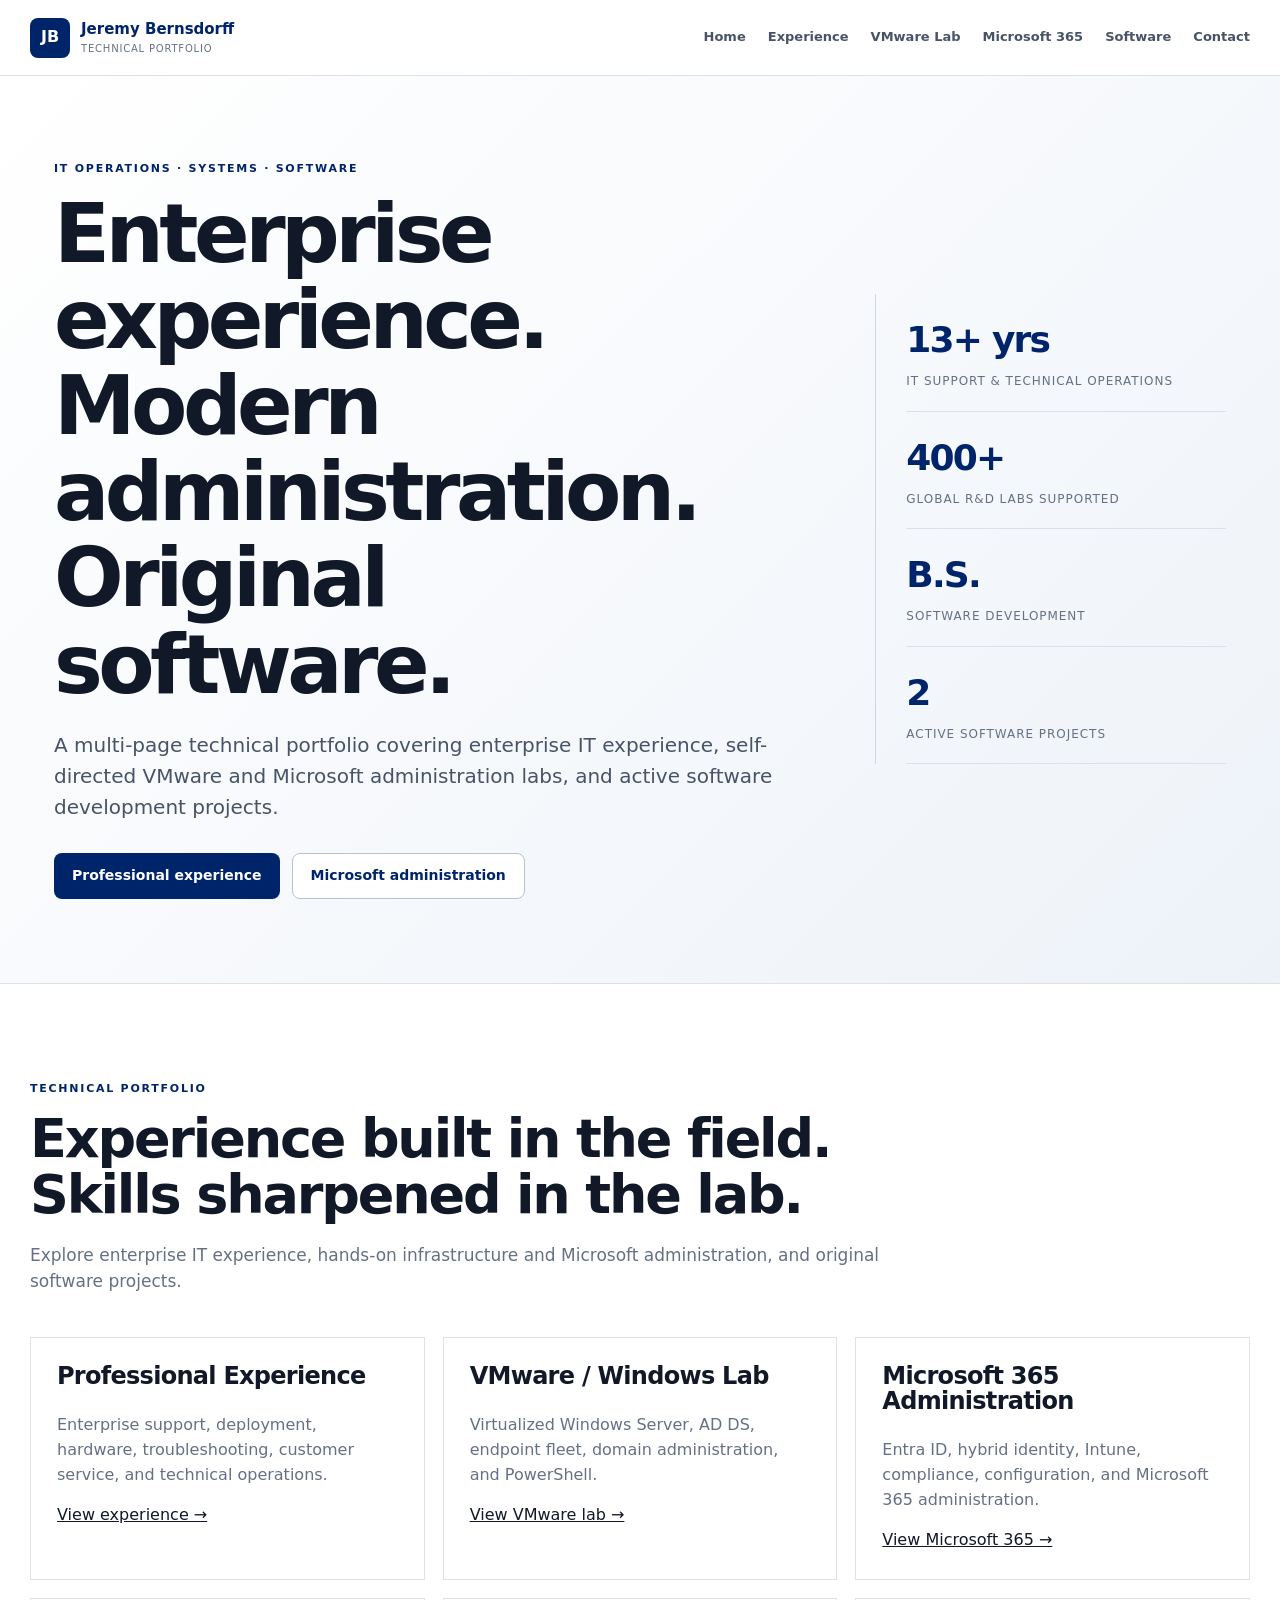
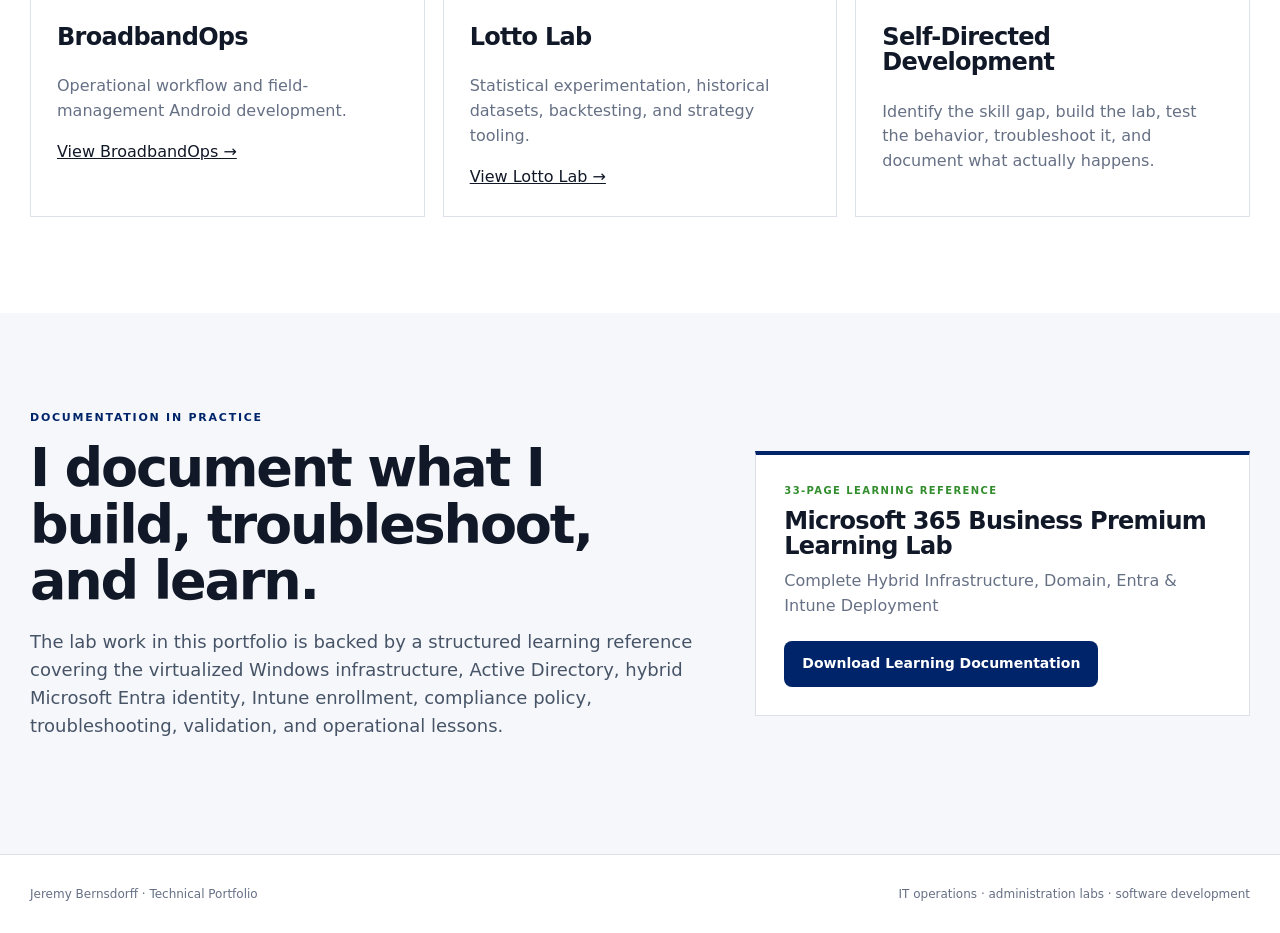
<file: index.html>
<!doctype html>
<html lang="en">
<head>
<meta charset="utf-8">
<meta name="viewport" content="width=device-width, initial-scale=1">
<title>Jeremy Bernsdorff | Technical Portfolio</title>
<link rel="stylesheet" href="assets/css/site.css">
</head>
<body>

<header class="site-header">
  <a class="brand" href="index.html">
    <span class="brand-mark">JB</span>
    <span class="brand-copy"><strong>Jeremy Bernsdorff</strong><small>Technical Portfolio</small></span>
  </a>
  <button class="menu-btn" aria-expanded="false">Menu</button>
  <nav class="site-nav">
    <a href="index.html">Home</a>
    <a href="experience.html">Experience</a>
    <a href="vmware.html">VMware Lab</a>
    <a href="microsoft365.html">Microsoft 365</a>
    <a href="software.html">Software</a>
    <a href="contact.html">Contact</a>
  </nav>
</header>

<main>

<section class="hero">
  <div class="hero-inner">
    <div>
      <p class="eyebrow">IT OPERATIONS · SYSTEMS · SOFTWARE</p>
      <h1>Enterprise experience. Modern administration. Original software.</h1>
      <p class="lede">
        A multi-page technical portfolio covering enterprise IT experience, self-directed VMware and Microsoft administration labs,
        and active software development projects.
      </p>
      <div class="button-row">
        <a class="button primary" href="experience.html">Professional experience</a>
        <a class="button secondary" href="microsoft365.html">Microsoft administration</a>
      </div>
    </div>
    <aside class="hero-proof">
      <div><strong>13+ yrs</strong><span>IT support & technical operations</span></div>
      <div><strong>400+</strong><span>Global R&D labs supported</span></div>
      <div><strong>B.S.</strong><span>Software Development</span></div>
      <div><strong>2</strong><span>Active software projects</span></div>
    </aside>
  </div>
</section>

<section class="section">
  <div class="section-heading">
    <p class="eyebrow">TECHNICAL PORTFOLIO</p>
    <h2>Experience built in the field. Skills sharpened in the lab.</h2>
    <p>Explore enterprise IT experience, hands-on infrastructure and Microsoft administration, and original software projects.</p>
  </div>
  <div class="card-grid">
    <article class="card"><h3>Professional Experience</h3><p>Enterprise support, deployment, hardware, troubleshooting, customer service, and technical operations.</p><a href="experience.html">View experience →</a></article>
    <article class="card"><h3>VMware / Windows Lab</h3><p>Virtualized Windows Server, AD DS, endpoint fleet, domain administration, and PowerShell.</p><a href="vmware.html">View VMware lab →</a></article>
    <article class="card"><h3>Microsoft 365 Administration</h3><p>Entra ID, hybrid identity, Intune, compliance, configuration, and Microsoft 365 administration.</p><a href="microsoft365.html">View Microsoft 365 →</a></article>
    <article class="card"><h3>BroadbandOps</h3><p>Operational workflow and field-management Android development.</p><a href="software.html#broadbandops">View BroadbandOps →</a></article>
    <article class="card"><h3>Lotto Lab</h3><p>Statistical experimentation, historical datasets, backtesting, and strategy tooling.</p><a href="software.html#lottolab">View Lotto Lab →</a></article>
    <article class="card"><h3>Self-Directed Development</h3><p>Identify the skill gap, build the lab, test the behavior, troubleshoot it, and document what actually happens.</p></article>
  </div>
</section>


<section class="section alt documentation-proof">
  <div class="documentation-layout">
    <div>
      <p class="eyebrow">DOCUMENTATION IN PRACTICE</p>
      <h2>I document what I build, troubleshoot, and learn.</h2>
      <p class="documentation-lede">
        The lab work in this portfolio is backed by a structured learning reference covering the
        virtualized Windows infrastructure, Active Directory, hybrid Microsoft Entra identity,
        Intune enrollment, compliance policy, troubleshooting, validation, and operational lessons.
      </p>
    </div>
    <aside class="documentation-download">
      <span class="doc-kicker">33-PAGE LEARNING REFERENCE</span>
      <h3>Microsoft 365 Business Premium Learning Lab</h3>
      <p>Complete Hybrid Infrastructure, Domain, Entra &amp; Intune Deployment</p>
      <a class="button primary" href="assets/docs/M365BP_Hybrid_Infrastructure_Entra_Intune_Learning_Lab_Jeremy_Bernsdorff_PUBLIC.pdf" download>
        Download Learning Documentation
      </a>
    </aside>
  </div>
</section>

</main>

<footer class="footer">
  <span>Jeremy Bernsdorff · Technical Portfolio</span>
  <span>IT operations · administration labs · software development</span>
</footer>
<script src="assets/js/site.js"></script>

</body>
</html>
</file>
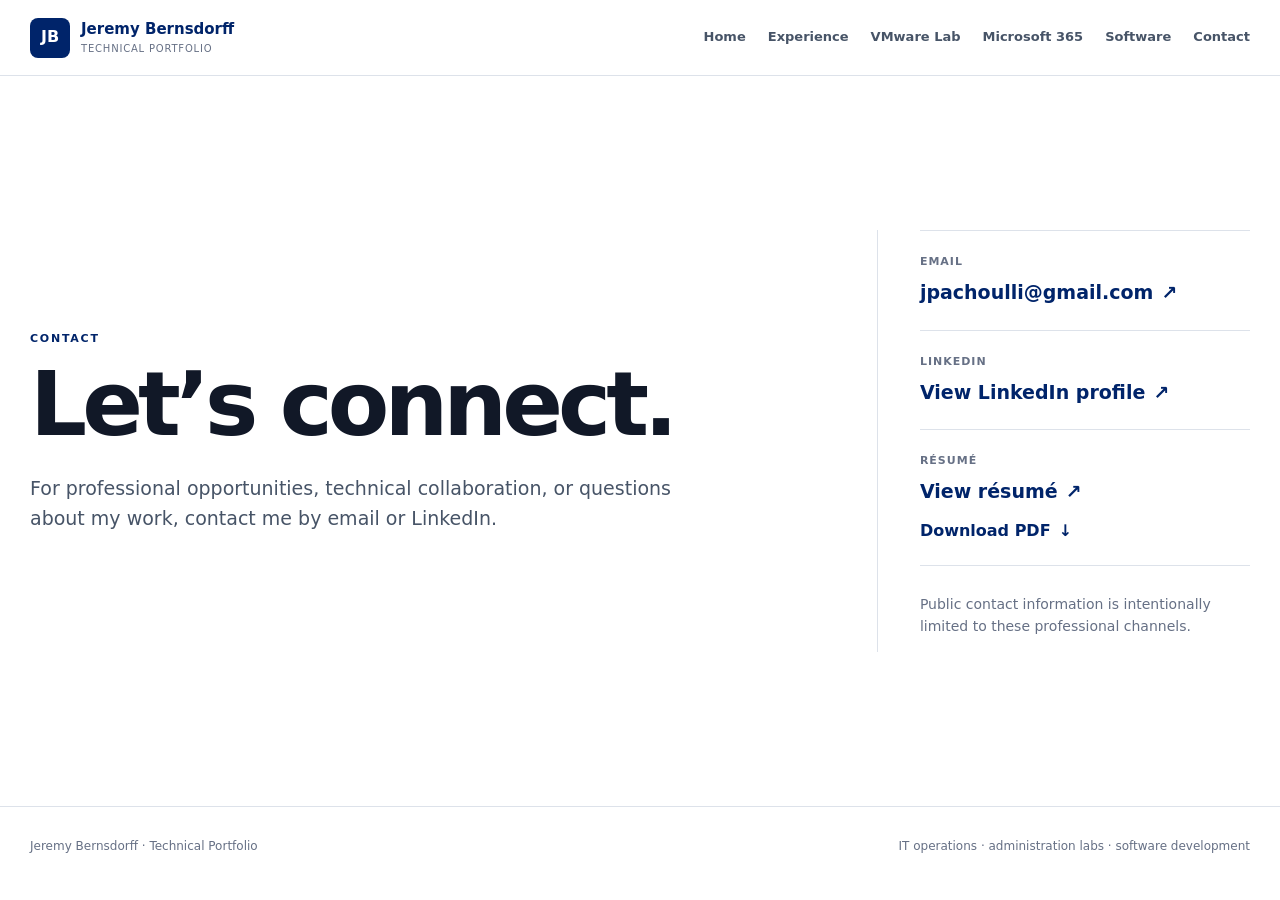
<file: contact.html>
<!doctype html>
<html lang="en">
<head>
<meta charset="utf-8">
<meta name="viewport" content="width=device-width, initial-scale=1">
<title>Contact | Jeremy Bernsdorff</title>
<meta name="description" content="Contact Jeremy Bernsdorff by email or LinkedIn regarding professional opportunities, technical collaboration, or portfolio work.">
<link rel="stylesheet" href="assets/css/site.css">

<style>
.contact-hero{
  min-height:calc(100vh - 170px);
  display:flex;
  align-items:center;
}
.contact-layout{
  display:grid;
  grid-template-columns:minmax(0,1.35fr) minmax(320px,.65fr);
  gap:72px;
  align-items:center;
  width:100%;
}
.contact-copy{
  max-width:760px;
}
.contact-copy h1{
  font-size:clamp(52px,7vw,92px);
  line-height:.98;
  letter-spacing:-.055em;
  margin:12px 0 24px;
}
.contact-copy .intro{
  max-width:680px;
  font-size:19px;
  line-height:1.6;
  color:#475467;
}
.contact-panel{
  border-left:1px solid var(--line);
  padding-left:42px;
}
.contact-method{
  padding:22px 0;
  border-bottom:1px solid var(--line);
}
.contact-method:first-child{
  border-top:1px solid var(--line);
}
.contact-label{
  display:block;
  margin-bottom:8px;
  color:var(--muted);
  font-size:11px;
  font-weight:800;
  letter-spacing:.09em;
  text-transform:uppercase;
}
.contact-link{
  display:inline-flex;
  align-items:center;
  gap:8px;
  color:var(--blue);
  font-size:19px;
  font-weight:750;
  text-decoration:none;
}
.contact-link:hover{
  text-decoration:underline;
}
.contact-note{
  margin-top:28px;
  font-size:14px;
  line-height:1.55;
  color:var(--muted);
}
@media(max-width:850px){
  .contact-hero{
    min-height:auto;
  }
  .contact-layout{
    grid-template-columns:1fr;
    gap:42px;
  }
  .contact-panel{
    border-left:0;
    border-top:1px solid var(--line);
    padding-left:0;
    padding-top:12px;
  }
}

.resume-actions{
  display:flex;
  flex-wrap:wrap;
  gap:12px 24px;
}
.resume-download{
  font-size:16px;
  font-weight:700;
}

</style>
</head>

<body>

<header class="site-header">
  <a class="brand" href="index.html">
    <span class="brand-mark">JB</span>
    <span class="brand-copy"><strong>Jeremy Bernsdorff</strong><small>Technical Portfolio</small></span>
  </a>
  <button class="menu-btn" aria-expanded="false">Menu</button>
  <nav class="site-nav">
    <a href="index.html">Home</a>
    <a href="experience.html">Experience</a>
    <a href="vmware.html">VMware Lab</a>
    <a href="microsoft365.html">Microsoft 365</a>
    <a href="software.html">Software</a>
    <a href="contact.html" aria-current="page">Contact</a>
  </nav>
</header>

<main>
  <section class="section contact-hero">
    <div class="contact-layout">
      <div class="contact-copy">
        <p class="eyebrow">CONTACT</p>
        <h1>Let’s connect.</h1>
        <p class="intro">
          For professional opportunities, technical collaboration, or questions about my work,
          contact me by email or LinkedIn.
        </p>
      </div>

      <aside class="contact-panel" aria-label="Contact information">
        <div class="contact-method">
          <span class="contact-label">Email</span>
          <a class="contact-link" href="mailto:jpachoulli@gmail.com">jpachoulli@gmail.com <span aria-hidden="true">↗</span></a>
        </div>

        <div class="contact-method">
          <span class="contact-label">LinkedIn</span>
          <a class="contact-link"
             href="https://www.linkedin.com/in/jeremy-bernsdorff-2269472b1/"
             target="_blank"
             rel="noopener noreferrer">
            View LinkedIn profile <span aria-hidden="true">↗</span>
          </a>
        </div>


        <div class="contact-method">
          <span class="contact-label">Résumé</span>
          <div class="resume-actions">
            <a class="contact-link"
               href="assets/docs/Jeremy_Bernsdorff_IT_Operations_Resume.pdf"
               target="_blank"
               rel="noopener noreferrer">
              View résumé <span aria-hidden="true">↗</span>
            </a>
            <a class="contact-link resume-download"
               download="Jeremy_Bernsdorff_IT_Operations_Resume.pdf">
              Download PDF <span aria-hidden="true">↓</span>
            </a>
          </div>
        </div>
        <p class="contact-note">
          Public contact information is intentionally limited to these professional channels.
        </p>
      </aside>
    </div>
  </section>
</main>

<footer class="footer">
  <span>Jeremy Bernsdorff · Technical Portfolio</span>
  <span>IT operations · administration labs · software development</span>
</footer>

<script src="assets/js/site.js"></script>
</body>
</html>
</file>
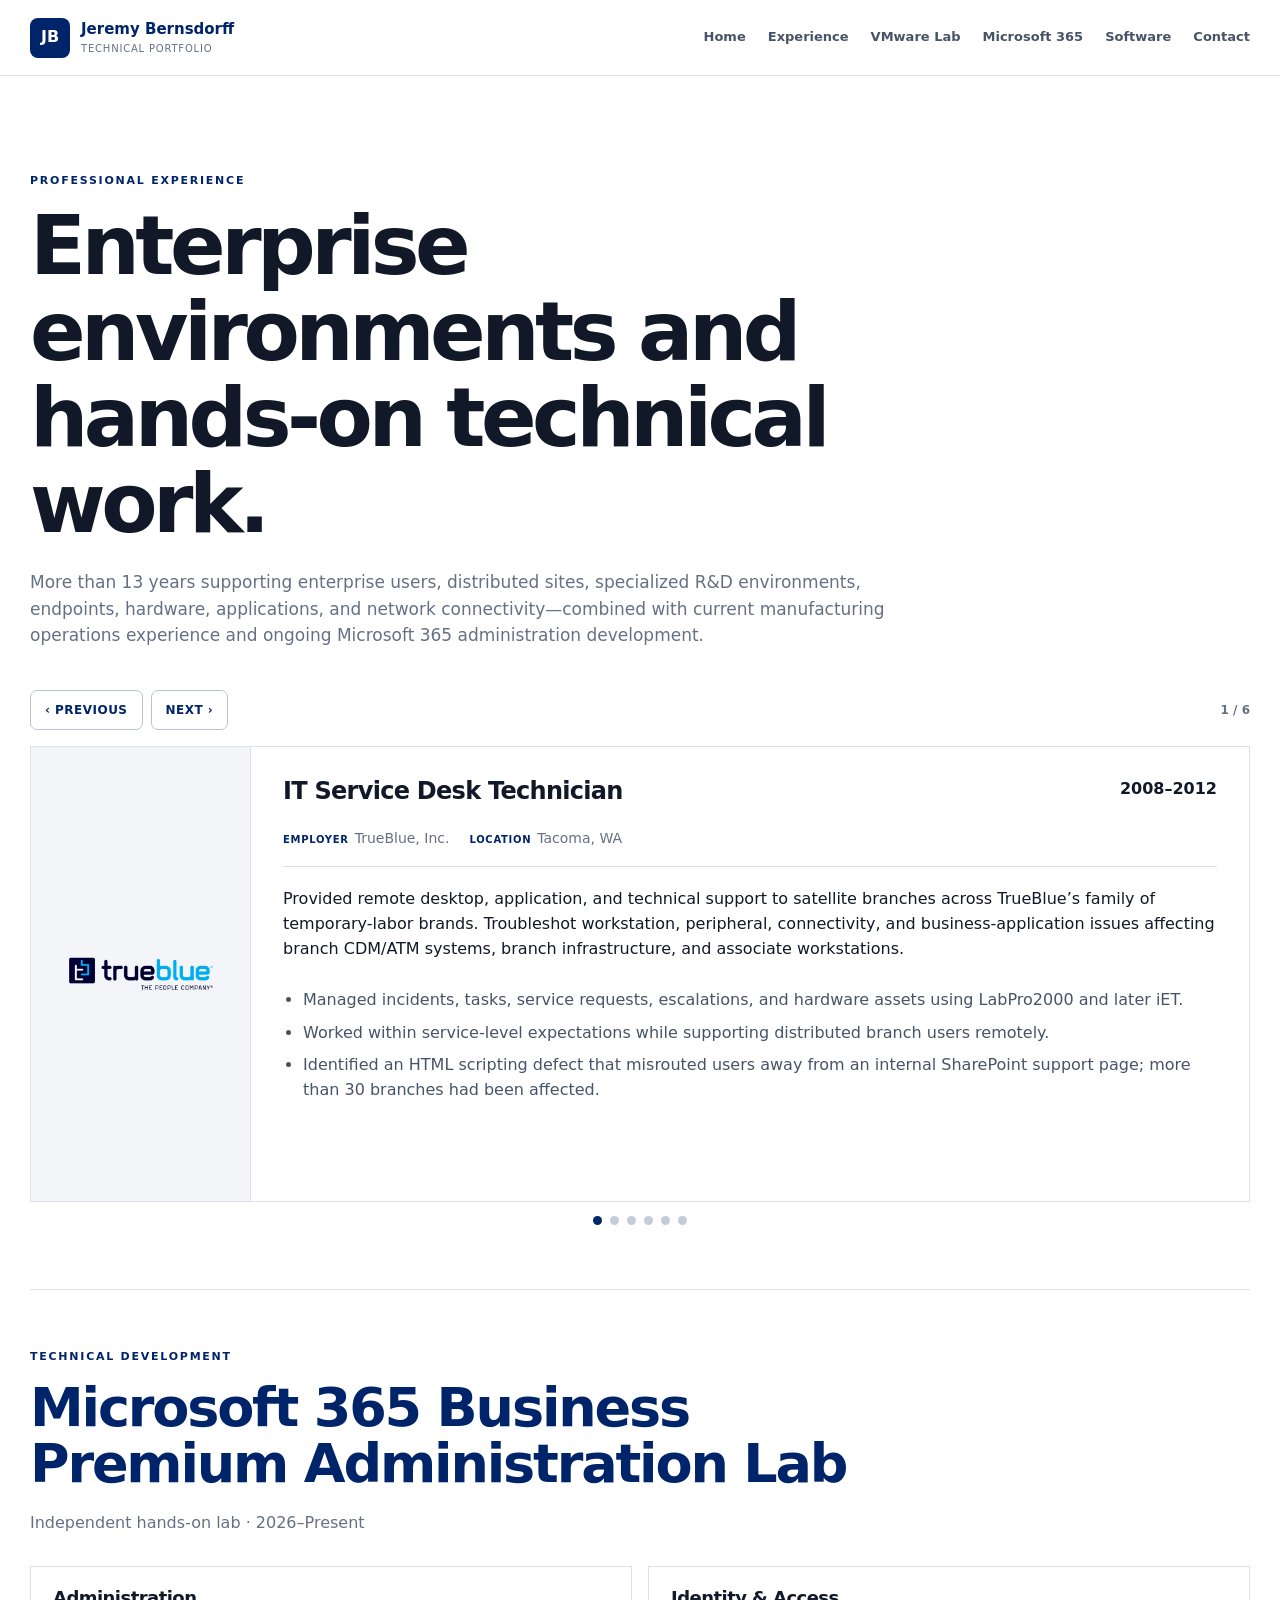
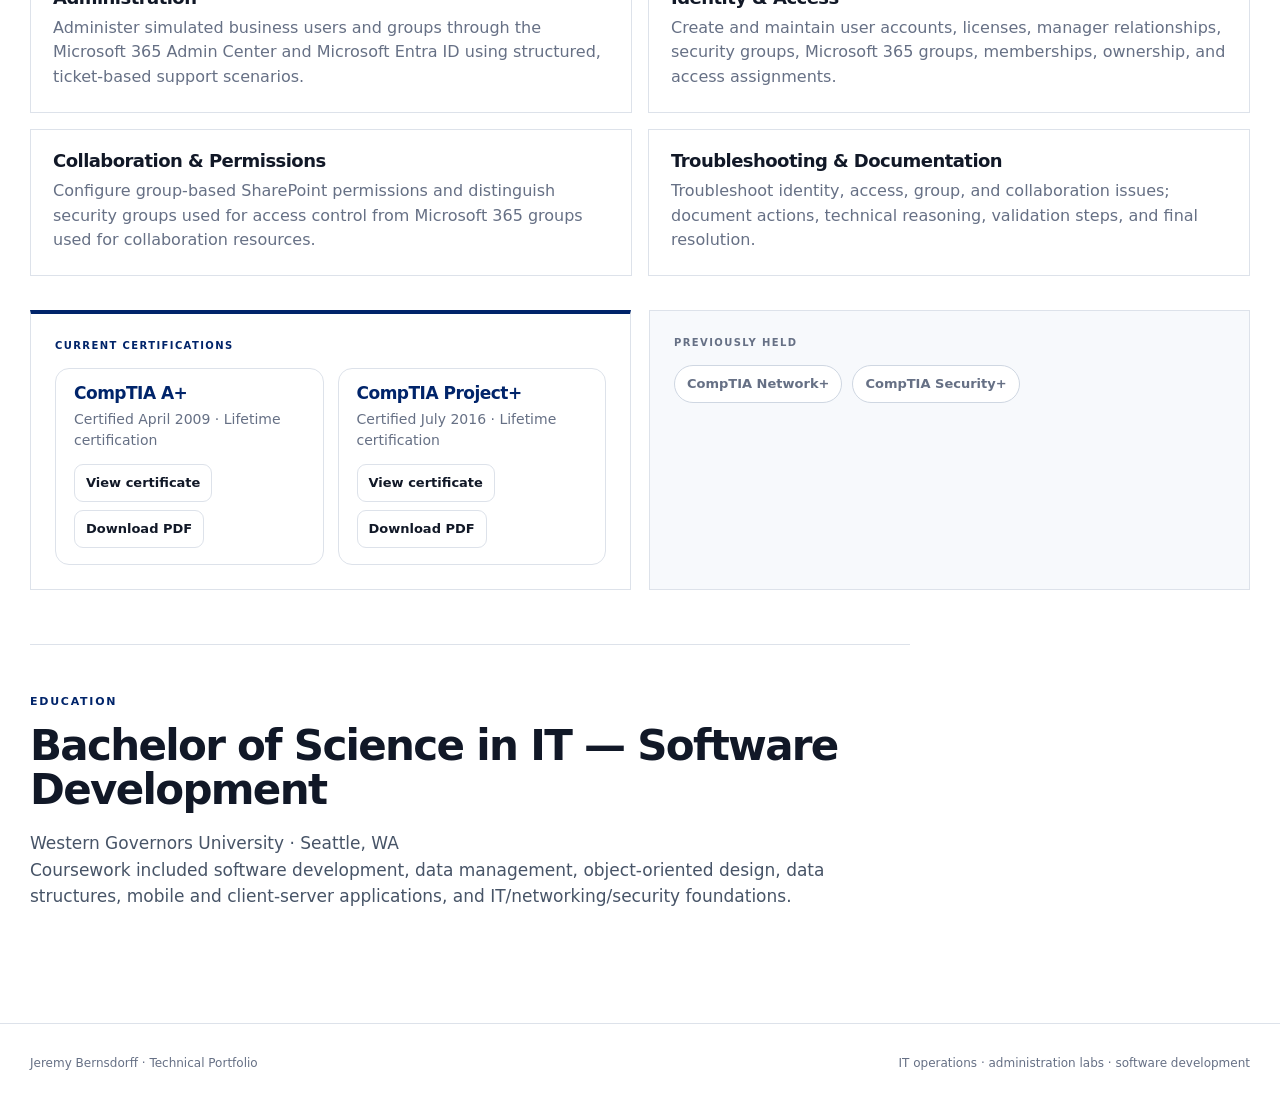
<file: experience.html>
<!doctype html>
<html lang="en">
<head>
<meta charset="utf-8">
<meta name="viewport" content="width=device-width, initial-scale=1">
<title>Professional Experience | Jeremy Bernsdorff</title>
<link rel="stylesheet" href="assets/css/site.css">
<link rel="stylesheet" href="assets/css/employment-logos.css">

<style>
.experience-points{
  margin:20px 0 0;
  padding-left:20px;
  color:#475467;
}
.experience-points li{margin:8px 0}
.technical-development{
  margin-top:64px;
  padding-top:58px;
  border-top:1px solid var(--line);
}
.technical-development-head{max-width:860px;margin-bottom:30px}
.technical-development-head>p:last-child{color:var(--muted)}
.technical-development-head h2 a {color: var(--blue); text-decoration: none;}
.technical-development-grid{
  display:grid;
  grid-template-columns:repeat(2,1fr);
  gap:16px;
}
.technical-development-grid>div{
  border:1px solid var(--line);
  padding:22px;
  background:#fff;
}
.technical-development-grid h3{font-size:18px;margin-bottom:8px}
.technical-development-grid p{margin:0;color:var(--muted)}
.experience-education{
  margin-top:54px;
  padding-top:48px;
  border-top:1px solid var(--line);
  max-width:880px;
}
.experience-education h2{font-size:clamp(28px,3.3vw,42px)}
.experience-education p:last-child{font-size:17px;color:#475467}
@media(max-width:760px){
  .technical-development-grid{grid-template-columns:1fr}
}




/* Consistent experience-card structure */
.experience-carousel{
  align-items:stretch;
}
.experience-card{
  align-self:stretch;
}
.exp-copy{
  display:flex;
  flex-direction:column;
}
.exp-head{
  align-items:flex-start;
}
.exp-head > div:first-child{
  min-width:0;
}
.exp-head > strong{
  min-width:92px;
  text-align:right;
  white-space:nowrap;
  line-height:1.3;
}

.employment-meta{
  display:flex;
  flex-wrap:wrap;
  gap:8px 20px;
  margin-top:9px;
  color:var(--muted);
  font-size:14px;
  line-height:1.45;
}
.employment-meta > span{
  display:flex;
  gap:6px;
  align-items:baseline;
}
.meta-label{
  color:var(--blue);
  font-size:10px;
  font-weight:850;
  letter-spacing:.07em;
  text-transform:uppercase;
}

.exp-copy > p{
  margin-top:20px;
  margin-bottom:0;
}
.experience-points{
  margin-top:18px;
}
.experience-points strong,
.exp-copy > p strong{
  font-weight:inherit;
}

@media(max-width:720px){
  .exp-head{
    display:grid;
    grid-template-columns:1fr;
    gap:10px;
  }
  .exp-head > strong{
    min-width:0;
    text-align:left;
  }
  .employment-meta{
    display:grid;
    gap:5px;
  }
}

/* Circular experience carousel controls remain active at both ends. */
[data-experience-carousel] .carousel-btn:disabled{
  opacity:1;
  cursor:pointer;
}


/* Professional experience carousel:
   separate viewport from slider track so neighboring jobs stay clipped while
   the track can glide smoothly between full-width slides. */
.experience-carousel-viewport{
  width:100%;
  overflow:hidden;
  transition:height .28s ease;
}

.experience-carousel{
  display:flex !important;
  align-items:stretch !important;
  gap:0 !important;
  width:100% !important;
  padding:0 !important;
  overflow:visible !important;
  scroll-snap-type:none !important;
  scroll-behavior:auto !important;
  transform:translate3d(0,0,0);
  transition:transform .46s cubic-bezier(.22,.61,.36,1);
  will-change:transform;
}

.experience-card{
  flex:0 0 100% !important;
  width:100% !important;
  min-width:100% !important;
  max-width:100% !important;
  margin:0 !important;
  box-sizing:border-box;
}

/* Disable animation briefly while dimensions are recalculated. */
.experience-carousel.is-measuring{
  transition:none !important;
}

/* Certification evidence links */
.cert-item{
  display:flex;
  flex-direction:column;
  align-items:flex-start;
  gap:8px;
}
.cert-evidence-links{
  display:flex;
  flex-wrap:wrap;
  gap:8px 12px;
  font-size:13px;
}
.cert-evidence-links a{
  color:var(--blue);
  font-weight:750;
  text-decoration:none;
}
.cert-evidence-links a:hover,
.cert-evidence-links a:focus-visible{
  text-decoration:underline;
}
.cert-note{
  color:var(--muted);
  font-size:12px;
  line-height:1.35;
}


/* Certification credentials */
.cert-list.current-cert-list{
  display:grid;
  grid-template-columns:repeat(2,minmax(0,1fr));
  gap:14px;
  margin-top:14px;
}

.cert-credential{
  border:1px solid var(--line);
  border-radius:14px;
  padding:16px 18px;
  background:#fff;
}

.cert-credential h3{
  margin:0;
  font-size:17px;
  color:var(--blue);
}

.cert-credential p{
  margin:6px 0 12px;
  color:var(--muted);
  font-size:14px;
}

.cert-actions{
  display:flex;
  flex-wrap:wrap;
  gap:8px;
}

.cert-actions a{
  display:inline-flex;
  align-items:center;
  justify-content:center;
  padding:8px 11px;
  border:1px solid var(--line);
  border-radius:9px;
  text-decoration:none;
  font-size:13px;
  font-weight:700;
}

.cert-actions a:hover{
  border-color:var(--blue);
}

@media(max-width:760px){
  .cert-list.current-cert-list{
    grid-template-columns:1fr;
  }
}

</style>

</head>
<body>

<header class="site-header">
  <a class="brand" href="index.html">
    <span class="brand-mark">JB</span>
    <span class="brand-copy"><strong>Jeremy Bernsdorff</strong><small>Technical Portfolio</small></span>
  </a>
  <button class="menu-btn" aria-expanded="false">Menu</button>
  <nav class="site-nav">
    <a href="index.html">Home</a>
    <a href="experience.html">Experience</a>
    <a href="vmware.html">VMware Lab</a>
    <a href="microsoft365.html">Microsoft 365</a>
    <a href="software.html">Software</a>
    <a href="contact.html">Contact</a>
  </nav>
</header>

<main>

<section class="section">
  <div class="section-heading">
    <p class="eyebrow">PROFESSIONAL EXPERIENCE</p>
    <h1>Enterprise environments and hands-on technical work.</h1>
    <p>
      More than 13 years supporting enterprise users, distributed sites, specialized R&amp;D environments,
      endpoints, hardware, applications, and network connectivity—combined with current manufacturing
      operations experience and ongoing Microsoft 365 administration development.
    </p>
  </div>

  <div class="carousel-shell" data-experience-carousel tabindex="0" aria-label="Professional experience carousel">
    <div class="carousel-controls">
      <div class="carousel-buttons">
        <button class="carousel-btn" type="button" data-experience-prev>‹ Previous</button>
        <button class="carousel-btn" type="button" data-experience-next>Next ›</button>
      </div>
      <span class="carousel-status" data-experience-status></span>
    </div>

    <div class="experience-carousel-viewport" data-experience-viewport>
      <div class="experience-carousel" data-experience-track>

      <article class="experience-card">
        <div class="logo-box logo-box-sprite">
          <span class="company-logo logo-trueblue" role="img" aria-label="TrueBlue logo" data-company="TrueBlue"></span>
        </div>
        <div class="exp-copy">
          <div class="exp-head">
            <div>
              <h3>IT Service Desk Technician</h3>
              <div class="employment-meta">
                <span><span class="meta-label">Employer</span>TrueBlue, Inc.</span>
                <span><span class="meta-label">Location</span>Tacoma, WA</span>
              </div>
            </div>
            <strong>2008–2012</strong>
          </div>
          <p>
            Provided remote desktop, application, and technical support to satellite branches across
            TrueBlue’s family of temporary-labor brands. Troubleshot workstation, peripheral, connectivity,
            and business-application issues affecting branch CDM/ATM systems, branch infrastructure, and
            associate workstations.
          </p>
          <ul class="experience-points">
            <li>Managed incidents, tasks, service requests, escalations, and hardware assets using LabPro2000 and later iET.</li>
            <li>Worked within service-level expectations while supporting distributed branch users remotely.</li>
            <li>Identified an HTML scripting defect that misrouted users away from an internal SharePoint support page; more than 30 branches had been affected.</li>
          </ul>
        </div>
      </article>

      <article class="experience-card">
        <div class="logo-box logo-box-sprite">
          <div class="logo-stack" aria-label="DISYS contract assignment supporting Boeing">
            <span class="company-logo logo-disys" role="img" aria-label="DISYS logo" data-company="DISYS"></span>
            <span class="logo-relationship-arrow" aria-hidden="true">↓</span>
            <span class="company-logo logo-boeing" role="img" aria-label="Boeing logo" data-company="Boeing"></span>
          </div>
        </div>
        <div class="exp-copy">
          <div class="exp-head">
            <div>
              <h3>Computer Technician (Contract)</h3>
              <div class="employment-meta">
                <span><span class="meta-label">Contracting Agency</span>Digital Intelligence Systems (DISYS)</span>
                <span><span class="meta-label">Client Assignment</span>Boeing</span>
                <span><span class="meta-label">Location</span>Seattle, WA</span>
              </div>
            </div>
            <strong>2013–2017</strong>
          </div>
          <p>
            Provided advanced technical support in specialized research and development environments
            supporting complex engineering workflows. Imaged, staged, configured, deployed, and maintained
            specialty computing equipment used in demanding and extreme operating environments.
          </p>
          <ul class="experience-points">
            <li>Supported endpoint lifecycle work, standardized system builds, asset control, software troubleshooting, and escalation support.</li>
            <li>Served as backup to the onsite lead in addition to normally assigned duties.</li>
            <li>Imaged and staged more than 70 systems in 3.5 days while preserving configuration accuracy.</li>
          </ul>
        </div>
      </article>

      <article class="experience-card">
        <div class="logo-box logo-box-sprite">
          <div class="logo-stack" aria-label="Dell EMC contract assignment supporting Boeing">
            <span class="company-logo logo-dellemc" role="img" aria-label="Dell EMC logo" data-company="Dell EMC"></span>
            <span class="logo-relationship-arrow" aria-hidden="true">↓</span>
            <span class="company-logo logo-boeing" role="img" aria-label="Boeing logo" data-company="Boeing"></span>
          </div>
        </div>
        <div class="exp-copy">
          <div class="exp-head">
            <div>
              <h3>Technical Support Analyst (Contract)</h3>
              <div class="employment-meta">
                <span><span class="meta-label">Contracting Agency</span>Dell EMC</span>
                <span><span class="meta-label">Client Assignment</span>Boeing</span>
                <span><span class="meta-label">Location</span>Seattle, WA</span>
              </div>
            </div>
            <strong>2017–2019</strong>
          </div>
          <p>
            Provided advanced Tier 2 technical and application support to more than
            400 global research and development laboratories for a major commercial
            transportation organization.
          </p>
          <ul class="experience-points">
            <li>Built, imaged, deployed, maintained, and troubleshot standard and high-performance computing systems used by engineering and laboratory teams.</li>
            <li>Diagnosed hardware, software, application, data-collection, cabling, peripheral, integration, and network-connectivity issues involving scientific instruments and collector PCs.</li>
            <li>Supported license-server administration and specialized engineering applications.</li>
            <li>Resolved a high-visibility connectivity issue involving a high-speed imaging camera and its data-collection system.</li>
          </ul>
        </div>
      </article>

      <article class="experience-card">
        <div class="logo-box logo-box-sprite">
          <div class="logo-stack" aria-label="TEKsystems contract assignment supporting American Family Insurance">
            <span class="company-logo logo-teksystems" role="img" aria-label="TEKsystems logo" data-company="TEKsystems"></span>
            <span class="logo-relationship-arrow" aria-hidden="true">↓</span>
            <span class="company-logo logo-amfam" role="img" aria-label="American Family logo" data-company="American Family"></span>
          </div>
        </div>
        <div class="exp-copy">
          <div class="exp-head">
            <div>
              <h3>IT Field Technician (Contract)</h3>
              <div class="employment-meta">
                <span><span class="meta-label">Contracting Agency</span>TEKsystems</span>
                <span><span class="meta-label">Client Assignment</span>American Family Insurance</span>
                <span><span class="meta-label">Location</span>Issaquah, WA</span>
              </div>
            </div>
            <strong>2019–2020</strong>
          </div>
          <p>
            Delivered Tier 2 field, desktop, and site support for a major mutual insurance organization
            while managing incidents and assigned work in ServiceNow.
          </p>
          <ul class="experience-points">
            <li>Installed, configured, tested, supported, and decommissioned complete agency technology environments including PCs, printers, telephony, switches, wireless access points, and peripherals.</li>
            <li>Performed endpoint deployment, site and network installation, hardware replacement, software troubleshooting, and connectivity support across onsite and offsite locations.</li>
            <li>Maintained technical documentation, hardware-asset records, and product-lifecycle replacement controls while coordinating with distributed IT teams.</li>
          </ul>
        </div>
      </article>

      <article class="experience-card">
        <div class="logo-box logo-box-sprite">
          <span class="company-logo logo-autoliv" role="img" aria-label="Autoliv logo" data-company="Autoliv"></span>
        </div>
        <div class="exp-copy">
          <div class="exp-head">
            <div>
              <h3>Material Associate</h3>
              <div class="employment-meta">
                <span><span class="meta-label">Employer</span>Autoliv</span>
                <span><span class="meta-label">Location</span>Brigham City, UT</span>
              </div>
            </div>
            <strong>2022–2026</strong>
          </div>
          <p>
            Maintained accurate, time-sensitive material flow supporting continuous production in a
            high-volume manufacturing environment.
          </p>
          <ul class="experience-points">
            <li>Coordinated across production teams and adapted to changing priorities.</li>
            <li>Followed standardized safety and operating procedures.</li>
            <li>Supported reliable material movement, organized work areas, and consistent handoffs across shifts and production functions.</li>
          </ul>
        </div>
      </article>

      <article class="experience-card">
        <div class="logo-box logo-box-sprite">
          <span class="company-logo logo-pg" role="img" aria-label="Procter &amp; Gamble logo" data-company="Procter &amp; Gamble"></span>
        </div>
        <div class="exp-copy">
          <div class="exp-head">
            <div>
              <h3>Plant Technician</h3>
              <div class="employment-meta">
                <span><span class="meta-label">Employer</span>Procter &amp; Gamble</span>
                <span><span class="meta-label">Location</span>Bear River City, UT</span>
              </div>
            </div>
            <strong>2026–Present</strong>
          </div>
          <p>
            Operate high-speed converting and packing equipment while maintaining safe, consistent
            production output and product quality in a computer-controlled manufacturing environment.
          </p>
          <ul class="experience-points">
            <li>Control and monitor production processes from computer terminals, make authorized adjustments, and respond to equipment or process conditions.</li>
            <li>Perform preventive maintenance and first-line troubleshooting of equipment faults and product defects to reduce downtime and restore stable operation.</li>
            <li>Maintain production records and data, follow SOPs, and coordinate during start-ups, line changes, troubleshooting events, and shift transitions.</li>
          </ul>
        </div>
      </article>

      </div>
    </div>

    <div class="carousel-dots" data-experience-dots aria-label="Experience positions"></div>
  </div>

  <section class="technical-development">
    <div class="technical-development-head">
      <p class="eyebrow">TECHNICAL DEVELOPMENT</p>
      <h2><a href="microsoft365.html">Microsoft 365 Business Premium Administration Lab</a></h2>
      <p>Independent hands-on lab · 2026–Present</p>
    </div>
    <div class="technical-development-grid">
      <div>
        <h3>Administration</h3>
        <p>
          Administer simulated business users and groups through the Microsoft 365 Admin Center and
          Microsoft Entra ID using structured, ticket-based support scenarios.
        </p>
      </div>
      <div>
        <h3>Identity &amp; Access</h3>
        <p>
          Create and maintain user accounts, licenses, manager relationships, security groups,
          Microsoft 365 groups, memberships, ownership, and access assignments.
        </p>
      </div>
      <div>
        <h3>Collaboration &amp; Permissions</h3>
        <p>
          Configure group-based SharePoint permissions and distinguish security groups used for access
          control from Microsoft 365 groups used for collaboration resources.
        </p>
      </div>
      <div>
        <h3>Troubleshooting &amp; Documentation</h3>
        <p>
          Troubleshoot identity, access, group, and collaboration issues; document actions, technical
          reasoning, validation steps, and final resolution.
        </p>
      </div>
    </div>
  </section>

  <div class="cert-grid">
    <section class="cert-panel current">
      <span class="cert-label">Current Certifications</span>
      <div class="cert-list current-cert-list">
        <article class="cert-credential">
          <h3>CompTIA A+</h3>
          <p>Certified April 2009 · Lifetime certification</p>
          <div class="cert-actions">
            <a href="assets/docs/CompTIA_A%2B_certificate.pdf" target="_blank" rel="noopener noreferrer">View certificate</a>
            <a href="assets/docs/CompTIA_A%2B_certificate.pdf" download="CompTIA_A+_certificate.pdf">Download PDF</a>
          </div>
        </article>

        <article class="cert-credential">
          <h3>CompTIA Project+</h3>
          <p>Certified July 2016 · Lifetime certification</p>
          <div class="cert-actions">
            <a href="assets/docs/CompTIA_Project%2B_certificate.pdf" target="_blank" rel="noopener noreferrer">View certificate</a>
            <a href="assets/docs/CompTIA_Project%2B_certificate.pdf" download="CompTIA_Project+_certificate.pdf">Download PDF</a>
          </div>
        </article>
      </div>
    </section>
    <section class="cert-panel previous">
      <span class="cert-label">Previously Held</span>
      <div class="cert-list">
        <span class="cert-chip">CompTIA Network+</span>
        <span class="cert-chip">CompTIA Security+</span>
      </div>
    </section>
  </div>

  <section class="experience-education">
    <p class="eyebrow">EDUCATION</p>
    <h2>Bachelor of Science in IT — Software Development</h2>
    <p>
      Western Governors University · Seattle, WA<br>
      Coursework included software development, data management, object-oriented design, data structures,
      mobile and client-server applications, and IT/networking/security foundations.
    </p>
  </section>
</section>
</section>

</main>

<footer class="footer">
  <span>Jeremy Bernsdorff · Technical Portfolio</span>
  <span>IT operations · administration labs · software development</span>
</footer>
<script src="assets/js/site.js"></script>

<script>
(() => {
  const shell = document.querySelector('[data-experience-carousel]');
  if (!shell) return;

  const viewport = shell.querySelector('[data-experience-viewport]');
  const track = shell.querySelector('[data-experience-track]');
  const slides = track ? [...track.querySelectorAll('.experience-card')] : [];
  const prev = shell.querySelector('[data-experience-prev]');
  const next = shell.querySelector('[data-experience-next]');
  const status = shell.querySelector('[data-experience-status]');
  const dotsWrap = shell.querySelector('[data-experience-dots]');

  if (!viewport || !track || !slides.length) return;

  let index = 0;

  const dots = slides.map((_, dotIndex) => {
    const button = document.createElement('button');
    button.className = 'carousel-dot';
    button.type = 'button';
    button.setAttribute('aria-label', `Go to experience ${dotIndex + 1}`);
    button.addEventListener('click', () => goTo(dotIndex));
    dotsWrap?.appendChild(button);
    return button;
  });

  function updateIndicators() {
    if (status) status.textContent = `${index + 1} / ${slides.length}`;

    dots.forEach((dot, dotIndex) => {
      const active = dotIndex === index;
      dot.classList.toggle('active', active);
      if (active) {
        dot.setAttribute('aria-current', 'true');
      } else {
        dot.removeAttribute('aria-current');
      }
    });
  }

  function positionTrack(animate = true) {
    track.classList.toggle('is-measuring', !animate);
    track.style.transform = `translate3d(-${index * 100}%, 0, 0)`;

    if (!animate) {
      requestAnimationFrame(() => track.classList.remove('is-measuring'));
    }
  }

  function equalizeCardHeights() {
    track.classList.add('is-measuring');

    // Clear prior measurements so responsive reflow can be measured honestly.
    viewport.style.height = '';
    slides.forEach(slide => {
      slide.style.height = '';
      slide.style.minHeight = '';
    });

    // All slides are laid out side-by-side at the same viewport width.
    const maxHeight = Math.ceil(
      Math.max(...slides.map(slide => slide.getBoundingClientRect().height))
    );

    slides.forEach(slide => {
      slide.style.height = `${maxHeight}px`;
      slide.style.minHeight = `${maxHeight}px`;
    });
    viewport.style.height = `${maxHeight}px`;

    // Keep the active slide aligned after a resize/re-measure.
    positionTrack(false);
  }

  function goTo(newIndex) {
    index = (newIndex + slides.length) % slides.length;
    positionTrack(true);
    updateIndicators();
  }

  prev?.addEventListener('click', () => goTo(index - 1));
  next?.addEventListener('click', () => goTo(index + 1));

  shell.addEventListener('keydown', event => {
    if (event.key === 'ArrowLeft') {
      event.preventDefault();
      goTo(index - 1);
    } else if (event.key === 'ArrowRight') {
      event.preventDefault();
      goTo(index + 1);
    }
  });

  let resizeTimer;
  window.addEventListener('resize', () => {
    clearTimeout(resizeTimer);
    resizeTimer = setTimeout(equalizeCardHeights, 120);
  });

  // Measure once layout/fonts are available, then initialize.
  const initialize = () => {
    equalizeCardHeights();
    updateIndicators();
  };

  if (document.fonts?.ready) {
    document.fonts.ready.then(initialize);
  } else {
    window.addEventListener('load', initialize, { once:true });
  }
})();
</script>


</body>
</html>
</file>
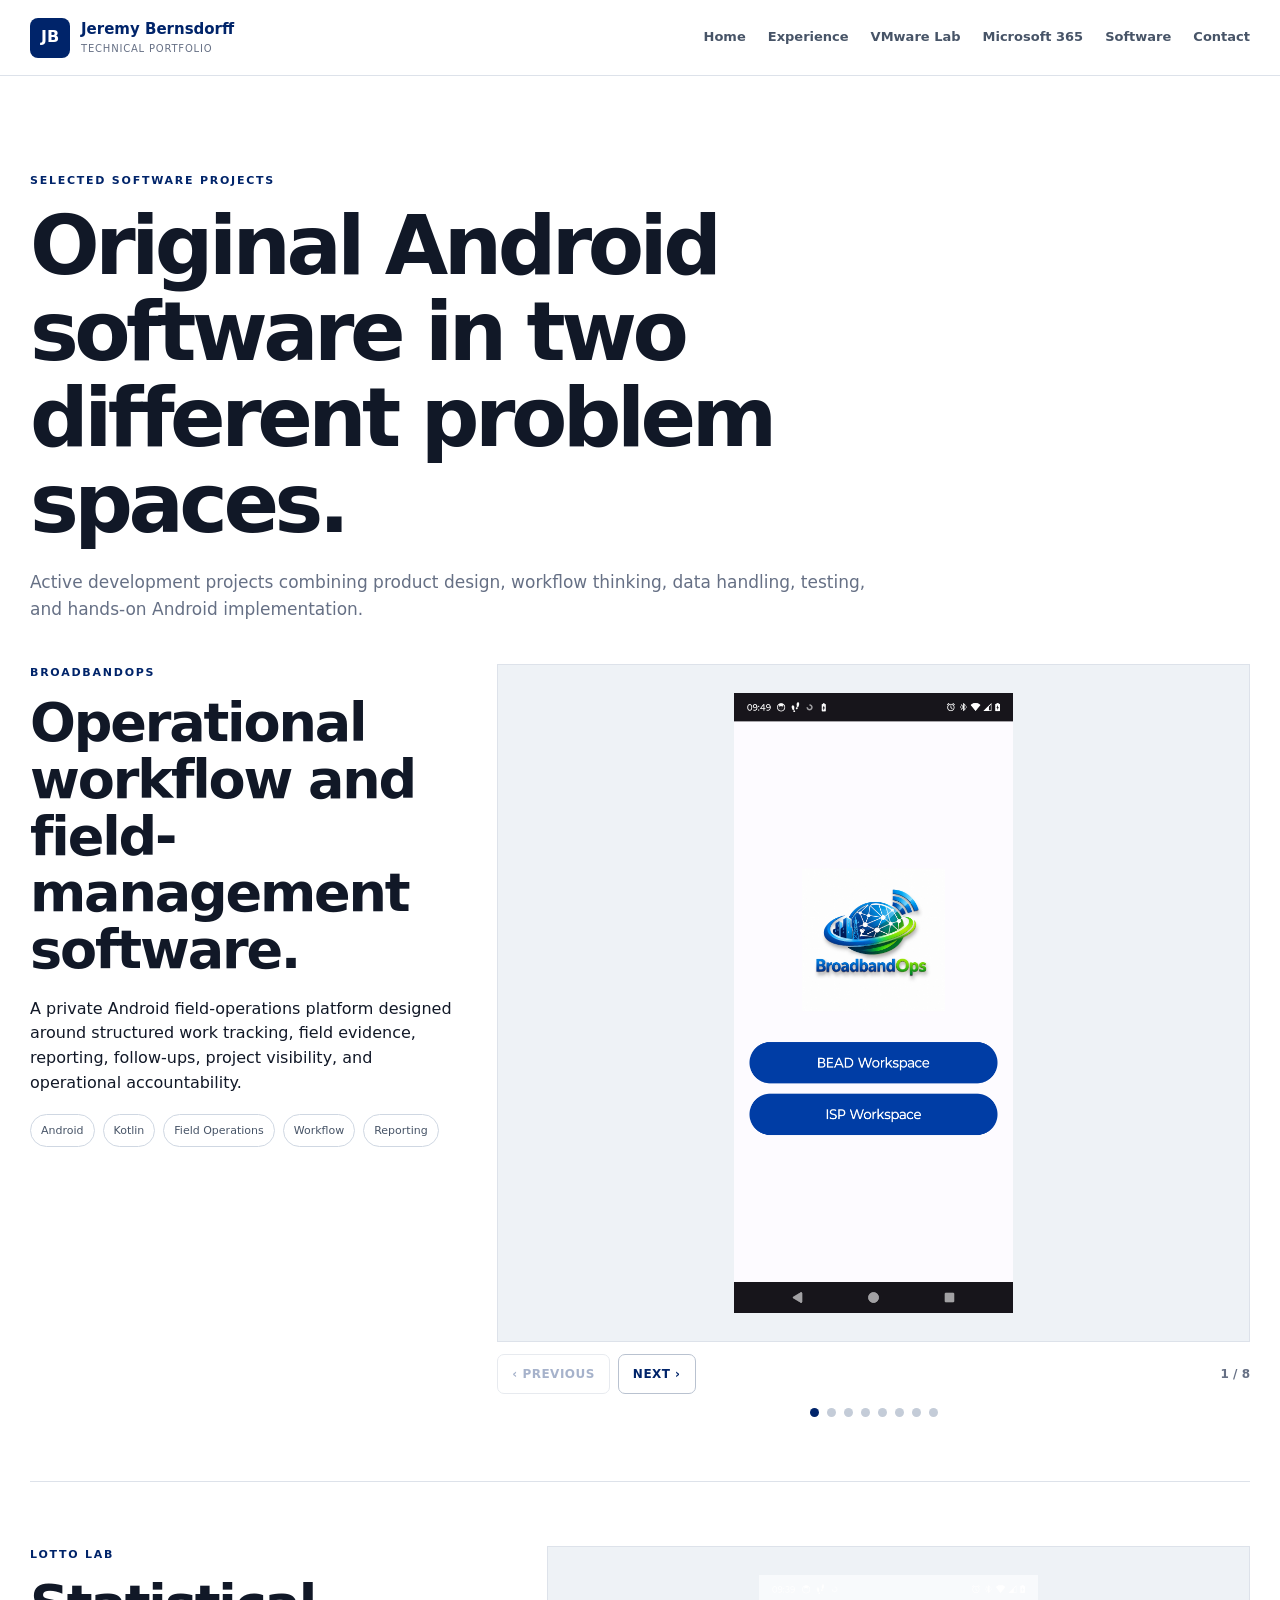
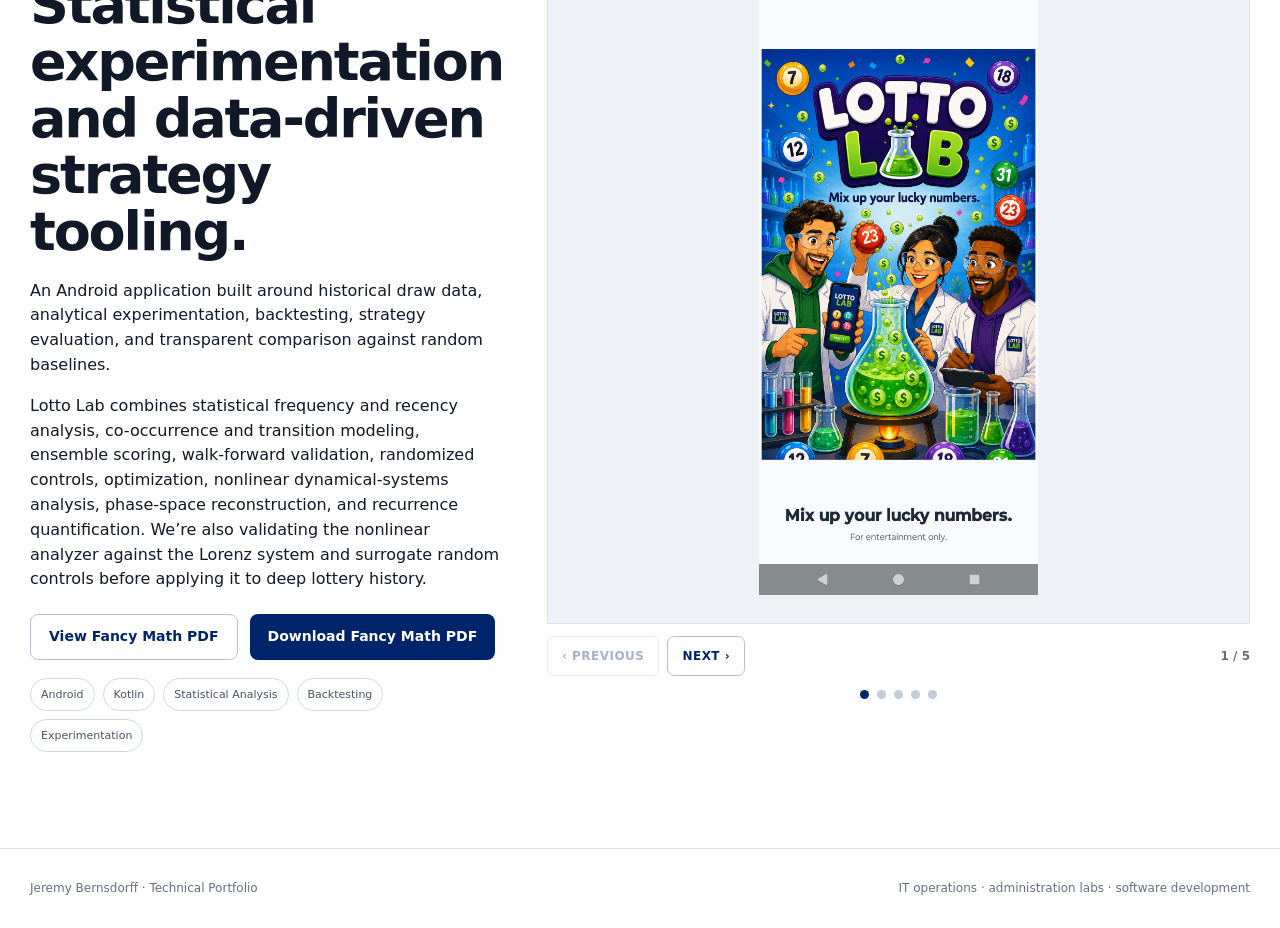
<file: software.html>
<!doctype html>
<html lang="en">
<head>
<meta charset="utf-8">
<meta name="viewport" content="width=device-width, initial-scale=1">
<title>Software Projects | Jeremy Bernsdorff</title>
<link rel="stylesheet" href="assets/css/site.css">
</head>
<body>

<header class="site-header">
  <a class="brand" href="index.html">
    <span class="brand-mark">JB</span>
    <span class="brand-copy"><strong>Jeremy Bernsdorff</strong><small>Technical Portfolio</small></span>
  </a>
  <button class="menu-btn" aria-expanded="false">Menu</button>
  <nav class="site-nav">
    <a href="index.html">Home</a>
    <a href="experience.html">Experience</a>
    <a href="vmware.html">VMware Lab</a>
    <a href="microsoft365.html">Microsoft 365</a>
    <a href="software.html">Software</a>
    <a href="contact.html">Contact</a>
  </nav>
</header>

<main>

<section class="section"><div class="section-heading"><p class="eyebrow">SELECTED SOFTWARE PROJECTS</p><h1>Original Android software in two different problem spaces.</h1><p>Active development projects combining product design, workflow thinking, data handling, testing, and hands-on Android implementation.</p></div><article class="software-project" id="broadbandops"><div class="software-layout"><div class="software-copy"><p class="eyebrow">BROADBANDOPS</p><h2>Operational workflow and field-management software.</h2><p>A private Android field-operations platform designed around structured work tracking, field evidence, reporting, follow-ups, project visibility, and operational accountability.</p><div class="tags"><span>Android</span><span>Kotlin</span><span>Field Operations</span><span>Workflow</span><span>Reporting</span></div></div><div class="carousel-shell" data-carousel tabindex="0" aria-label="BROADBANDOPS screenshots"><div class="software-carousel" data-carousel-track><div class="software-slide"><img src="assets/images/broadbandops/broadbandops_hero.png" alt="BroadbandOps application screenshot"></div><div class="software-slide"><img src="assets/images/broadbandops/broadbandops_02.png" alt="BroadbandOps application screenshot"></div><div class="software-slide"><img src="assets/images/broadbandops/broadbandops_03.png" alt="BroadbandOps application screenshot"></div><div class="software-slide"><img src="assets/images/broadbandops/broadbandops_04.png" alt="BroadbandOps application screenshot"></div><div class="software-slide"><img src="assets/images/broadbandops/broadbandops_05.png" alt="BroadbandOps application screenshot"></div><div class="software-slide"><img src="assets/images/broadbandops/broadbandops_06.png" alt="BroadbandOps application screenshot"></div><div class="software-slide"><img src="assets/images/broadbandops/broadbandops_07.png" alt="BroadbandOps application screenshot"></div><div class="software-slide"><img src="assets/images/broadbandops/broadbandops_08.png" alt="BroadbandOps application screenshot"></div></div><div class="carousel-controls"><div class="carousel-buttons"><button class="carousel-btn" type="button" data-prev>‹ Previous</button><button class="carousel-btn" type="button" data-next>Next ›</button></div><span class="carousel-status" data-status></span></div><div class="carousel-dots" data-dots></div></div></div></article><article class="software-project" id="lottolab"><div class="software-layout"><div class="software-copy"><p class="eyebrow">LOTTO LAB</p><h2>Statistical experimentation and data-driven strategy tooling.</h2><p>An Android application built around historical draw data, analytical experimentation, backtesting, strategy evaluation, and transparent comparison against random baselines.</p><p>Lotto Lab combines statistical frequency and recency analysis, co-occurrence and transition modeling, ensemble scoring, walk-forward validation, randomized controls, optimization, nonlinear dynamical-systems analysis, phase-space reconstruction, and recurrence quantification. We’re also validating the nonlinear analyzer against the Lorenz system and surrogate random controls before applying it to deep lottery history.</p><div class="button-row" style="margin-top:22px; flex-wrap:wrap;">
  <a class="button secondary"
     href="assets/docs/The_Fancy_Math_Behind_Lotto_Lab.pdf"
     target="_blank"
     rel="noopener noreferrer">
    View Fancy Math PDF
  </a>
  <a class="button primary"
     href="assets/docs/The_Fancy_Math_Behind_Lotto_Lab.pdf"
     download="The_Fancy_Math_Behind_Lotto_Lab.pdf">
    Download Fancy Math PDF
  </a>
</div>
<div class="tags"><span>Android</span><span>Kotlin</span><span>Statistical Analysis</span><span>Backtesting</span><span>Experimentation</span></div></div><div class="carousel-shell" data-carousel tabindex="0" aria-label="LOTTO LAB screenshots"><div class="software-carousel" data-carousel-track><div class="software-slide"><img src="assets/images/lotto-lab/lotto_splash_hero.png" alt="Lotto Lab game chooser"></div><div class="software-slide"><img src="assets/images/lotto-lab/lotto_gamechooser.png" alt="Lotto Lab game chooser"></div><div class="software-slide"><img src="assets/images/lotto-lab/lotto_02.png" alt="Lotto Lab application screenshot"></div><div class="software-slide"><img src="assets/images/lotto-lab/lotto_03.png" alt="Lotto Lab application screenshot"></div><div class="software-slide"><img src="assets/images/lotto-lab/lotto_04.png" alt="Lotto Lab application screenshot"></div></div><div class="carousel-controls"><div class="carousel-buttons"><button class="carousel-btn" type="button" data-prev>‹ Previous</button><button class="carousel-btn" type="button" data-next>Next ›</button></div><span class="carousel-status" data-status></span></div><div class="carousel-dots" data-dots></div></div></div></article></section>

</main>

<footer class="footer">
  <span>Jeremy Bernsdorff · Technical Portfolio</span>
  <span>IT operations · administration labs · software development</span>
</footer>
<script src="assets/js/site.js"></script>

</body>
</html>
</file>
<file: assets/css/site.css>
:root{--blue:#00246A;--green:#328D2D;--ink:#111827;--muted:#667085;--line:#DDE2EA;--soft:#F5F7FA;--white:#FFF;--dark:#0B1220;--max:1220px}*{box-sizing:border-box}html{scroll-behavior:smooth}body{margin:0;color:var(--ink);background:#fff;font-family:Inter,ui-sans-serif,system-ui,-apple-system,BlinkMacSystemFont,"Segoe UI",sans-serif;line-height:1.55}img{max-width:100%;display:block}a{color:inherit}.site-header{height:76px;position:sticky;top:0;z-index:50;display:flex;align-items:center;justify-content:space-between;gap:24px;padding:0 max(24px,calc((100vw - var(--max))/2));background:rgba(255,255,255,.96);border-bottom:1px solid var(--line);backdrop-filter:blur(16px)}.brand{display:flex;align-items:center;gap:11px;text-decoration:none}.brand-mark{width:40px;height:40px;border-radius:8px;display:grid;place-items:center;background:var(--blue);color:#fff;font-weight:900}.brand-copy strong,.brand-copy small{display:block}.brand-copy strong{color:var(--blue);font-size:15px}.brand-copy small{font-size:10px;color:var(--muted);letter-spacing:.08em;text-transform:uppercase}.site-nav{display:flex;gap:22px;align-items:center}.site-nav a{text-decoration:none;font-size:13px;font-weight:750;color:#475467}.site-nav a:hover{color:var(--blue)}.menu-btn{display:none}.hero{background:linear-gradient(135deg,#fff 0%,#f4f7fb 65%,#edf2f8 100%);border-bottom:1px solid var(--line)}.hero-inner{max-width:var(--max);margin:auto;display:grid;grid-template-columns:1.5fr .7fr;gap:70px;align-items:center;min-height:620px;padding:84px 24px}.eyebrow{margin:0 0 14px;font-size:11px;letter-spacing:.16em;text-transform:uppercase;font-weight:900;color:var(--blue)}h1,h2,h3{line-height:1.05;margin-top:0}h1{font-size:clamp(48px,7vw,82px);letter-spacing:-.055em;margin-bottom:22px}h2{font-size:clamp(34px,4.4vw,54px);letter-spacing:-.04em;margin-bottom:18px}h3{font-size:24px;letter-spacing:-.03em}.lede{font-size:20px;color:#475467;max-width:760px}.button-row{display:flex;gap:12px;flex-wrap:wrap;margin-top:30px}.button{min-height:46px;display:inline-flex;align-items:center;justify-content:center;padding:0 18px;border-radius:8px;text-decoration:none;font-size:14px;font-weight:800}.button.primary{background:var(--blue);color:#fff}.button.secondary{border:1px solid #b9c2d0;background:#fff;color:var(--blue)}.hero-proof{border-left:1px solid #cfd7e2;padding-left:30px}.hero-proof div{padding:18px 0;border-bottom:1px solid #dbe1e9}.hero-proof strong{display:block;font-size:36px;color:var(--blue);letter-spacing:-.05em}.hero-proof span{font-size:12px;color:var(--muted);text-transform:uppercase;letter-spacing:.08em}.section{padding:96px max(24px,calc((100vw - var(--max))/2))}.section.alt{background:var(--soft)}.section-heading{max-width:860px;margin-bottom:42px}.section-heading>p:last-child{font-size:17px;color:var(--muted)}.card-grid{display:grid;grid-template-columns:repeat(3,1fr);gap:18px}.card{border:1px solid var(--line);background:#fff;padding:26px}.card p{color:var(--muted)}.gallery-grid{display:grid;grid-template-columns:repeat(3,1fr);gap:16px}.gallery-item{border:1px solid var(--line);background:#fff;overflow:hidden}.gallery-frame{aspect-ratio:16/10;background:#e9eef4;display:flex;align-items:center;justify-content:center;color:#667085;text-align:center;padding:20px}.gallery-frame img{width:100%;height:100%;object-fit:cover}.gallery-copy{padding:16px}.gallery-copy strong{display:block;margin-bottom:5px}.gallery-copy span{font-size:13px;color:var(--muted)}.tags{display:flex;flex-wrap:wrap;gap:8px;margin-top:18px}.tags span{border:1px solid #cfd7e2;border-radius:999px;padding:7px 10px;font-size:11px;color:#475467;background:#fff}.callout{margin-top:34px;border-left:4px solid var(--blue);padding:22px 24px;background:#f7f9fc;color:#475467}.footer{border-top:1px solid var(--line);padding:30px max(24px,calc((100vw - var(--max))/2));display:flex;justify-content:space-between;gap:20px;color:var(--muted);font-size:12px}
.carousel-shell{position:relative}.carousel-controls{display:flex;align-items:center;justify-content:space-between;gap:16px;margin:0 0 16px}.carousel-buttons{display:flex;gap:8px}.carousel-btn{border:1px solid #b9c2d0;background:#fff;color:var(--blue);min-height:40px;padding:0 14px;border-radius:7px;font:inherit;font-size:12px;font-weight:850;letter-spacing:.04em;text-transform:uppercase;cursor:pointer}.carousel-btn:hover{background:#f3f6fa}.carousel-btn:disabled{opacity:.35;cursor:default}.carousel-status{font-size:12px;color:var(--muted);font-weight:750}.carousel-dots{display:flex;justify-content:center;gap:8px;margin-top:14px}.carousel-dot{width:9px;height:9px;border:0;border-radius:50%;padding:0;background:#c4ccd8;cursor:pointer}.carousel-dot.active{background:var(--blue)}.experience-carousel{display:flex;gap:18px;overflow-x:auto;scroll-snap-type:x mandatory;scroll-behavior:smooth;scrollbar-width:none;padding:0 9vw 10px 0}.experience-carousel::-webkit-scrollbar{display:none}.experience-card{flex:0 0 min(930px,82vw);scroll-snap-align:start;display:grid;grid-template-columns:220px 1fr;border:1px solid var(--line);background:#fff;min-height:330px}.logo-box{display:flex;align-items:center;justify-content:center;background:#f3f5f8;border-right:1px solid var(--line);padding:26px;text-align:center;color:#475467;font-weight:900}.exp-copy{padding:32px}.exp-head{display:flex;justify-content:space-between;gap:20px;border-bottom:1px solid var(--line);padding-bottom:18px}.exp-head p{margin:4px 0 0;color:var(--muted)}.metric-row{display:flex;gap:28px;flex-wrap:wrap;margin-top:28px}.metric-row div strong{display:block;font-size:34px;color:var(--blue)}.metric-row div span{font-size:11px;text-transform:uppercase;letter-spacing:.08em;color:var(--muted)}.cert-grid{display:grid;grid-template-columns:1fr 1fr;gap:18px;margin-top:34px}.cert-panel{border:1px solid var(--line);padding:24px;background:#fff}.cert-panel.current{border-top:4px solid var(--blue)}.cert-panel.previous{background:#f7f9fc}.cert-label{display:block;margin-bottom:14px;font-size:10px;font-weight:900;letter-spacing:.14em;text-transform:uppercase;color:var(--blue)}.cert-panel.previous .cert-label{color:#667085}.cert-list{display:flex;flex-wrap:wrap;gap:10px}.cert-chip{border:1px solid #cfd7e2;border-radius:999px;padding:8px 12px;font-size:13px;font-weight:800}.cert-panel.previous .cert-chip{font-weight:650;color:#667085;background:#fff}.software-project{margin-top:56px}.software-project:first-of-type{margin-top:0}.software-layout{display:grid;grid-template-columns:.72fr 1.28fr;gap:44px;align-items:start}.software-copy{position:sticky;top:110px}.software-carousel{display:flex;overflow-x:auto;scroll-snap-type:x mandatory;scroll-behavior:smooth;scrollbar-width:none;border:1px solid var(--line);background:#eef2f6}.software-carousel::-webkit-scrollbar{display:none}.software-slide{flex:0 0 100%;scroll-snap-align:start;min-height:520px;display:flex;align-items:center;justify-content:center;text-align:center;padding:28px;color:#667085}.software-slide img{width:100%;height:100%;max-height:620px;object-fit:contain}.software-project .carousel-controls{margin-top:12px;margin-bottom:0}.software-project+.software-project{border-top:1px solid var(--line);padding-top:64px;margin-top:64px}
@media(max-width:900px){.menu-btn{display:block;border:1px solid var(--line);background:#fff;border-radius:8px;padding:9px 12px;font-weight:800}.site-nav{display:none;position:absolute;left:0;right:0;top:76px;background:#fff;border-bottom:1px solid var(--line);padding:14px 24px;flex-direction:column;align-items:flex-start}.site-nav.open{display:flex}.hero-inner,.software-layout{grid-template-columns:1fr;gap:34px}.hero-proof{border-left:0;border-top:1px solid #cfd7e2;padding:24px 0 0}.card-grid,.gallery-grid{grid-template-columns:repeat(2,1fr)}.experience-card{grid-template-columns:170px 1fr}.software-copy{position:static}.software-slide{min-height:420px}}@media(max-width:620px){.section{padding-top:68px;padding-bottom:68px}.button-row .button{width:100%}.card-grid,.gallery-grid,.cert-grid{grid-template-columns:1fr}.experience-carousel{padding-right:14vw}.experience-card{grid-template-columns:1fr;flex-basis:86vw}.logo-box{border-right:0;border-bottom:1px solid var(--line);min-height:120px}.exp-head{display:block}.carousel-controls{align-items:flex-start;flex-direction:column}.software-slide{min-height:360px}.footer{display:block}.footer span{display:block;margin:5px 0}}


/* V7 — documentation evidence */
.documentation-layout{
  display:grid;
  grid-template-columns:1.15fr .85fr;
  gap:56px;
  align-items:center;
}
.documentation-lede{
  max-width:760px;
  font-size:18px;
  color:#475467;
}
.documentation-download{
  border:1px solid var(--line);
  border-top:4px solid var(--blue);
  background:#fff;
  padding:28px;
}
.doc-kicker{
  display:block;
  margin-bottom:10px;
  font-size:10px;
  font-weight:900;
  letter-spacing:.14em;
  text-transform:uppercase;
  color:var(--green);
}
.documentation-download h3{
  margin-bottom:10px;
}
.documentation-download p{
  margin:0 0 22px;
  color:var(--muted);
}
@media(max-width:900px){
  .documentation-layout{
    grid-template-columns:1fr;
    gap:28px;
  }
}
</file>
<file: assets/css/employment-logos.css>
/*
  JeremyBernsdorff.com — Employment Logo Sprite

  Expected sprite file:
    assets/images/employment_logos_sprite.png

  DEFAULT MAP ASSUMPTION
  ----------------------
  The CSS below assumes an 8-logo sprite arranged as a 4-column × 2-row grid:

    ROW 1:
      TrueBlue | DISYS | Boeing | Dell EMC

    ROW 2:
      TEKsystems | American Family | Autoliv | P&G

  The source logos were previously normalized to 1200 × 600 transparent canvases.
  If your actual sprite sheet uses a different arrangement, ONLY the eight
  background-position declarations at the bottom of this file need to change.

  The visual logo boxes are intentionally smaller than the full source cells;
  background-size scales the sprite automatically.
*/

.company-logo {
  display: block;
  width: min(180px, 100%);
  aspect-ratio: 2 / 1;
  margin-inline: auto;

  background-image: url("../images/employment_logos_sprite.png");
  background-repeat: no-repeat;

  /* 4 columns × 2 rows */
  background-size: 400% 200%;

  /* Keep logos crisp and unwarped */
  flex: 0 0 auto;
}

.logo-stack {
  width: 100%;
  display: grid;
  align-content: center;
  justify-items: center;
  gap: 10px;
}

.logo-stack .company-logo {
  width: min(170px, 100%);
}

.logo-relationship-arrow {
  color: #8b98a9;
  font-size: 20px;
  line-height: 1;
  font-weight: 800;
}

/*
  SPRITE POSITIONS
  CSS background-position uses 0%, 33.333%, 66.667%, 100%
  across a four-column sprite and 0% / 100% across two rows.
*/

/* Row 1 */
.logo-trueblue { background-position: 0% 0%; }
.logo-disys    { background-position: 33.333% 0%; }
.logo-boeing   { background-position: 66.667% 0%; }
.logo-dellemc  { background-position: 100% 0%; }

/* Row 2 */
.logo-teksystems { background-position: 0% 100%; }
.logo-amfam      { background-position: 33.333% 100%; }
.logo-autoliv    { background-position: 66.667% 100%; }
.logo-pg         { background-position: 100% 100%; }

/* Experience-card integration */
.logo-box {
  overflow: hidden;
}

.logo-box.logo-box-sprite {
  min-width: 0;
  padding: 24px 18px;
}

/* Accessible text fallback if the sprite image is unavailable */
.company-logo::after {
  content: attr(data-company);
  display: none;
}

@media (max-width: 620px) {
  .logo-box.logo-box-sprite {
    min-height: 145px;
  }

  .company-logo {
    width: min(210px, 72vw);
  }

  .logo-stack {
    grid-template-columns: 1fr auto 1fr;
    gap: 8px;
    align-items: center;
  }

  .logo-stack .company-logo {
    width: min(140px, 34vw);
  }

  .logo-relationship-arrow {
    transform: rotate(-90deg);
  }
}
</file>
